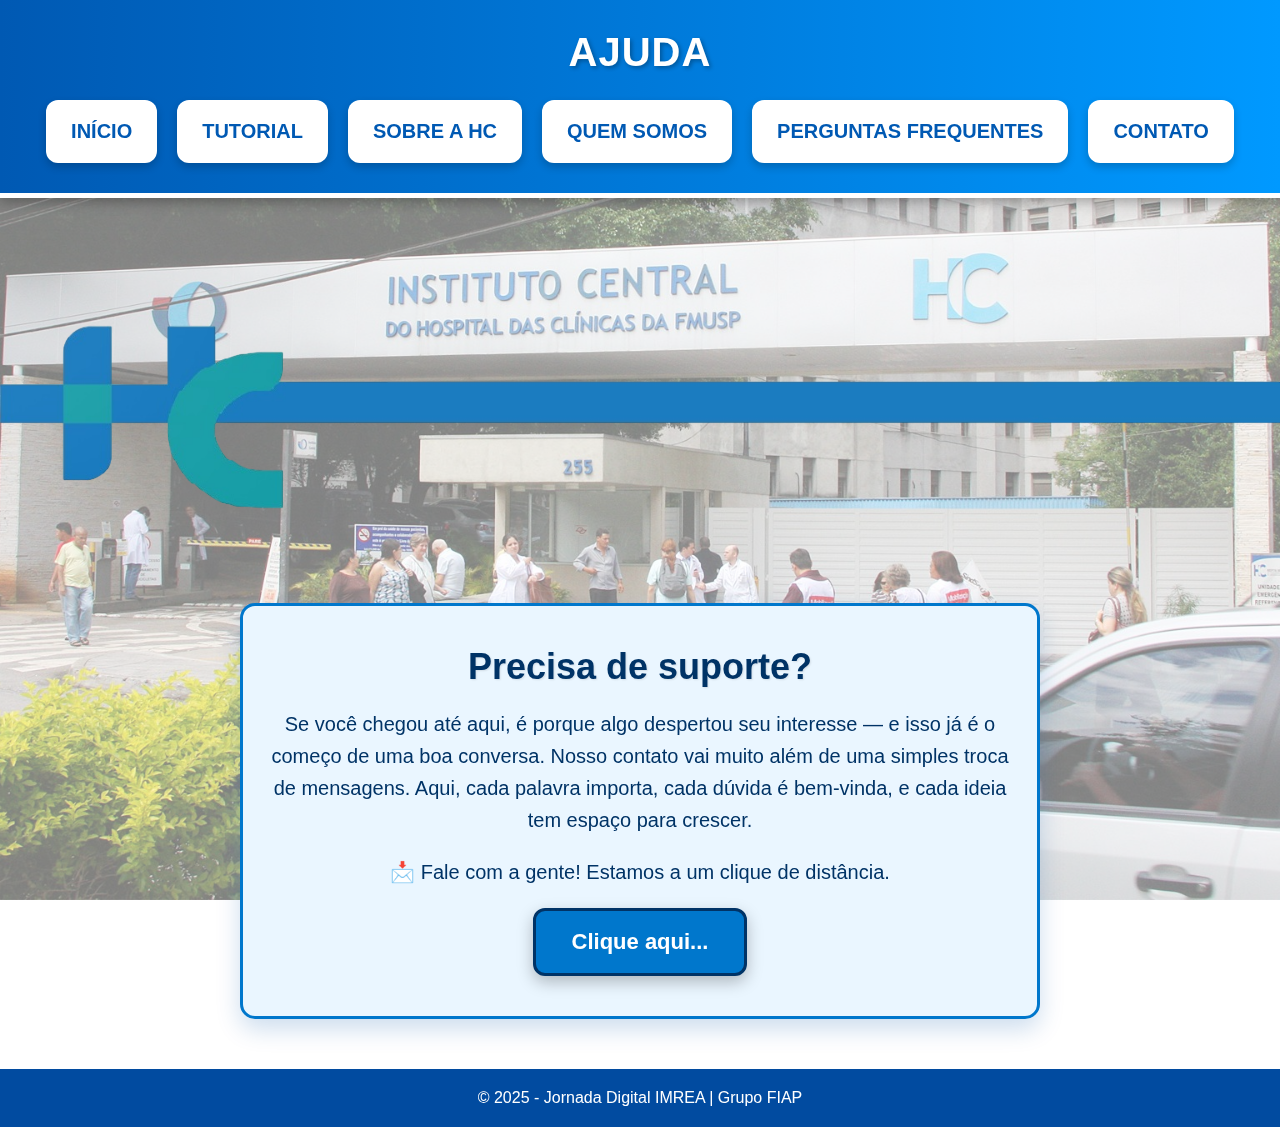
<file: ajuda.html>
<!DOCTYPE html>
<html lang="pt-br">
<head>
    <meta charset="UTF-8">
    <meta name="viewport" content="width=device-width, initial-scale=1.0">
    <title>Ajuda</title>
    <link rel="shortcut icon" href="./img/logoguiahc.png">
    <link rel="stylesheet" href="./css/style-ajuda.css">
</head>
<header>
    <nav>
        <h1> AJUDA</h1>
        <ul>
            <li><a href="./index.html">INÍCIO</a></li>
            <li><a href="#">TUTORIAL</a></li>
            <li><a href="./index.html#hc">SOBRE A HC</a></li>
            <li><a href="./integrantes.html">QUEM SOMOS</a></li>
            <li><a href="./faq.html">PERGUNTAS FREQUENTES</a></li>
            <li><a href="./contato.html">CONTATO</a></li>
        </ul>
    </nav>

</header>
<main>
    <section>
            <div>
                <img src="./img/faixahc.png" alt="Faixa HC" class="imagemfaixa">
            </div>

    </section>
    <section class="suporte">
        <h2>Precisa de suporte?</h2>
        <p>
            Se você chegou até aqui, é porque algo despertou seu interesse — e isso já é o começo de uma boa conversa. Nosso contato vai muito além de uma simples troca de 
            mensagens. Aqui, cada palavra importa, cada dúvida é bem-vinda, e cada ideia tem espaço para crescer.
        </p>
        <p>
            📩 Fale com a gente! Estamos a um clique de distância.
        </p>
        <a href="./contato.html" class="botao-suporte">Clique aqui...</a>
    </section>
</main>
<footer>
         &copy; 2025 - Jornada Digital IMREA | Grupo FIAP


    </footer>
</file>
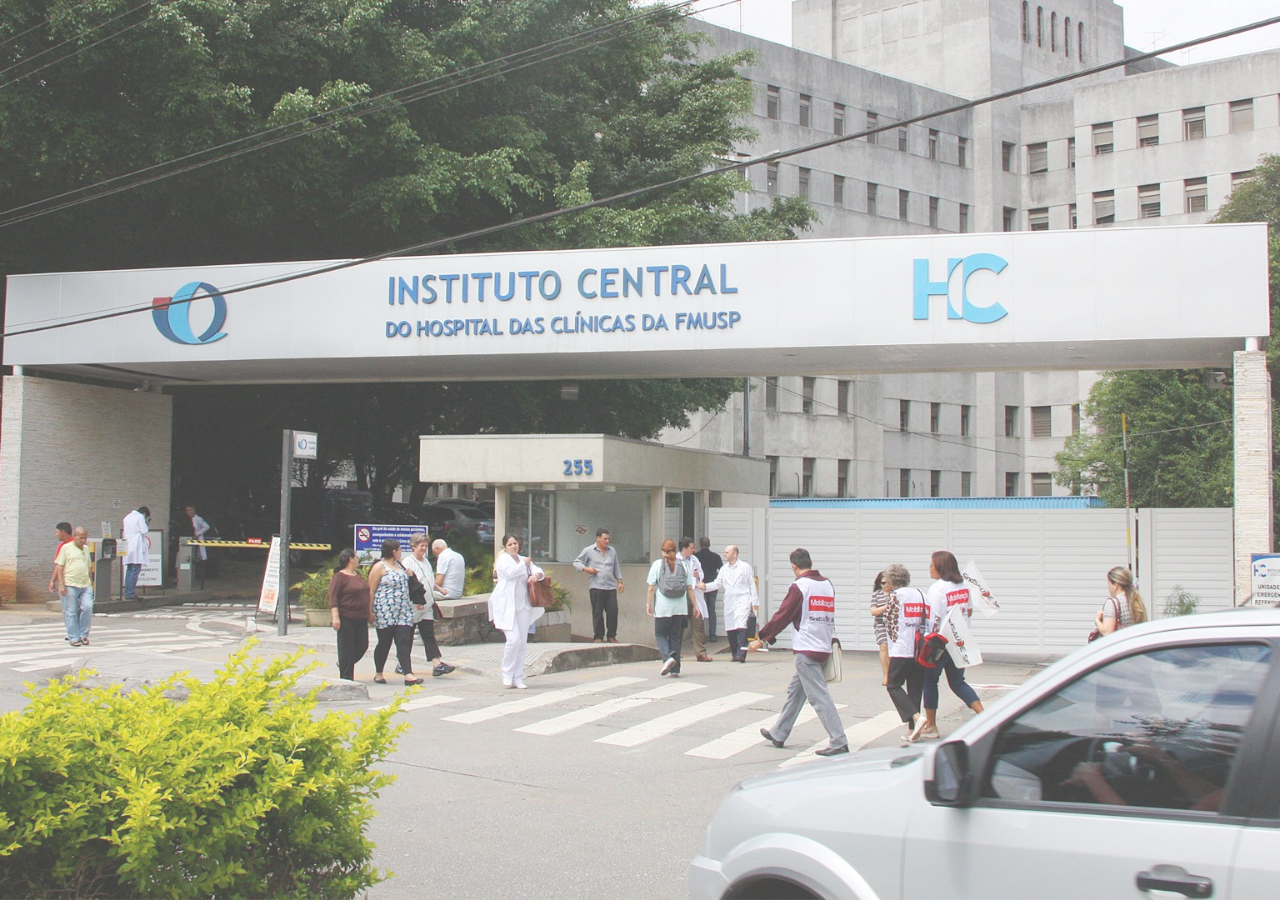
<file: contato.html>
<!DOCTYPE html>
<html lang="pt-br">

<head>
    <meta charset="UTF-8">
    <meta name="viewport" content="width=device-width, initial-scale=1.0">
    <title>Contato</title>
    <link rel="stylesheet" href="./css/style-contato.css">
    <link rel="shortcut icon" href="./img/logoguiahc.png">


</head>



<body>
    

</body>

</html>
</file>
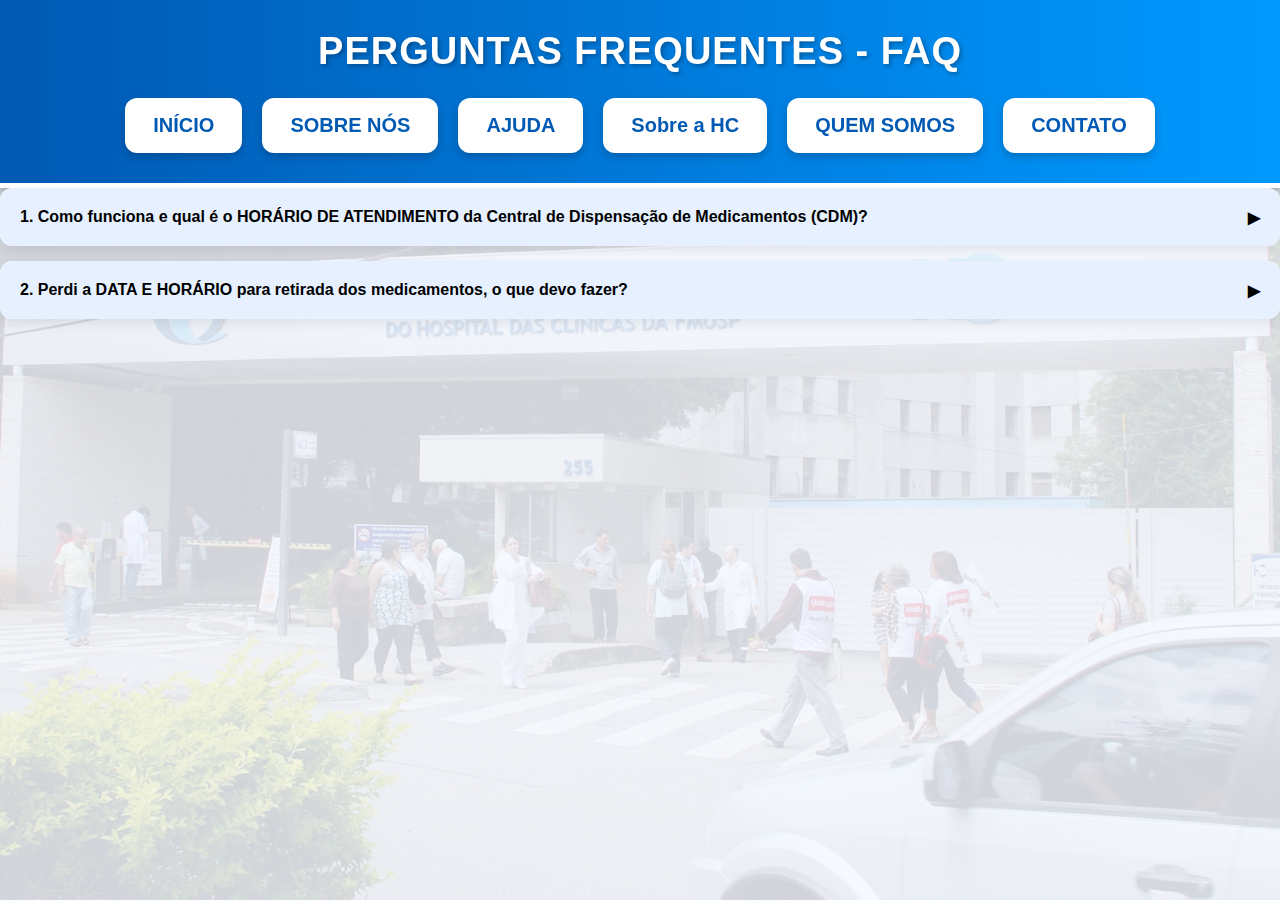
<file: faq.html>
<!DOCTYPE html>
<html lang="pt-br">
<head>
    <meta charset="UTF-8">
    <meta name="viewport" content="width=device-width, initial-scale=1.0">
    <title>FAQ ❓</title>
    <link rel="stylesheet" href="./css/style-faq.css">
    <link rel="shortcut icon" href="./img/logoguiahc.png">
</head>
<body>
    <header>
        <h1>PERGUNTAS FREQUENTES - FAQ </h1>
        <nav>
            <ul>
                <li><a href="./index.html">INÍCIO</a></li>
                <li><a href="#">SOBRE NÓS</a></li>
                <li><a href="./ajuda.html">AJUDA</a></li>
                <li><a href="./index.html#hc">Sobre a HC</a></li>
                <li><a href="./integrantes.html">QUEM SOMOS</a></li>
                <li><a href="./contato.html">CONTATO</a></li>
            </ul>
        </nav>
    </header>
    <main>
        <section class="faq-section">
            <article class="faq-item">
                <div class="faq-question">
                    1. Como funciona e qual é o HORÁRIO DE ATENDIMENTO da Central de Dispensação de Medicamentos (CDM)?
                    <span class="arrow">▶</span>
                </div>
                <div class="faq-answer">
                    A CDM atende em dias úteis, normalmente das 8h às 17h. Consulte a unidade específica para confirmar o horário.
                </div>
            </article>
        </section>
        <section class="faq-section">
            <article class="faq-item">
                <div class="faq-question">
                    2. Perdi a DATA E HORÁRIO para retirada dos medicamentos, o que devo fazer?
                    <span class="arrow">▶</span>
                </div>
                <div class="faq-answer">
                    O reagendamento poderá ser via Portal do Paciente HC ou presencial.

                    Presencialmente, o paciente ou representante deve justificar a falta e reagendar a retirada para o próximo horário disponível. Caso o paciente não esteja presente, o representante deverá apresentar a Ficha Técnica de Dispensação de Medicamentos e cópia de documento do paciente contendo foto.

                    Atenção: Das 10h20 às 12h40h, não há vagas disponíveis para reagendamento de retirada de medicamentos.
                </div>
            </article>
        </section>
    </main>
</body>
</html>
</file>
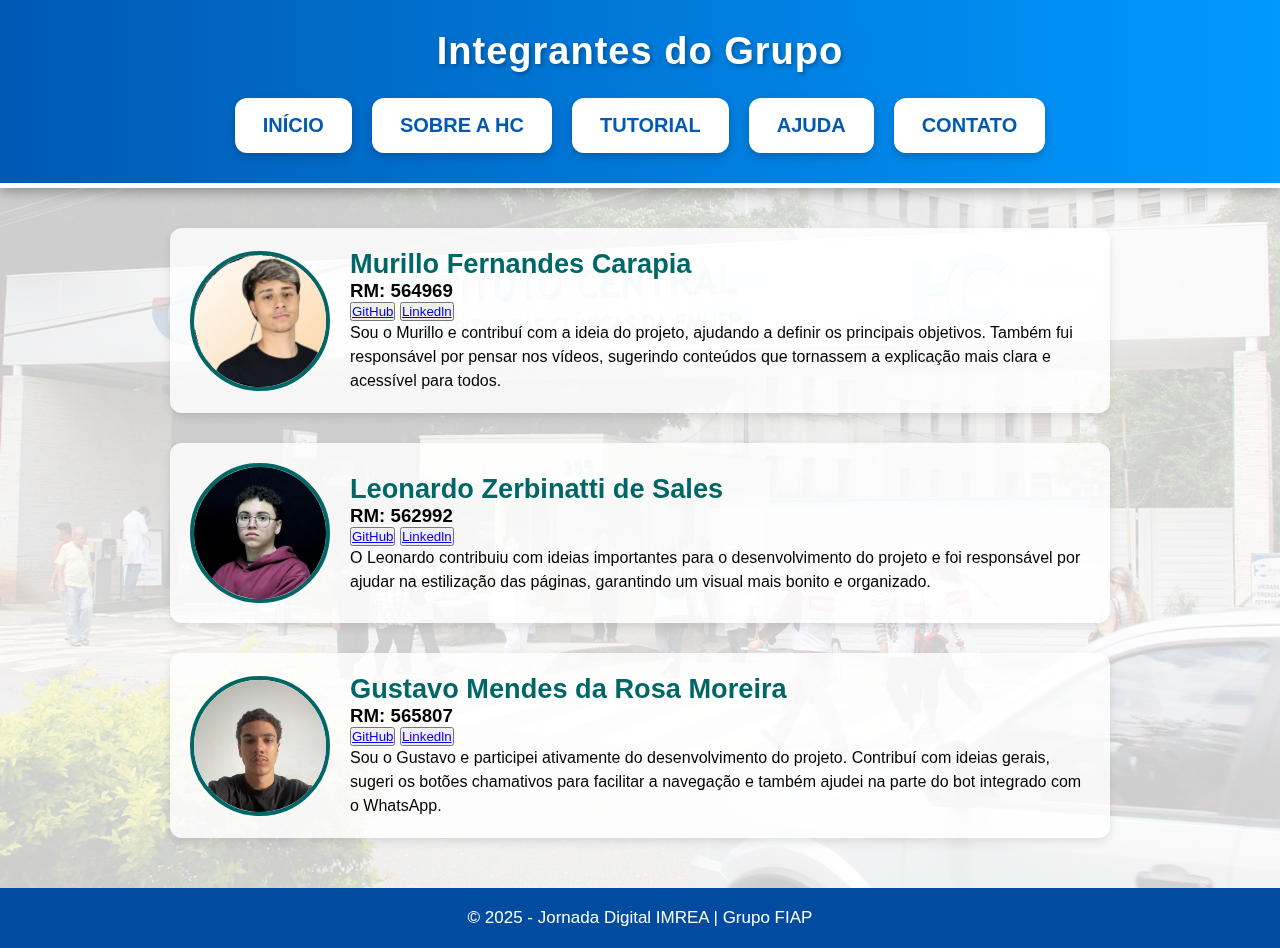
<file: integrantes.html>
<!DOCTYPE html>
<html lang="pt-BR">
<head>
  <meta charset="UTF-8" />
  <meta name="viewport" content="width=device-width, initial-scale=1.0"/>
  <title>Quem somos</title>
  <link rel="stylesheet" href="./css/style-integrantes.css">
  <link rel="shortcut icon" href="./img/logoguiahc.png">
  
</head>
<body>

    <header>
        <h1>Integrantes do Grupo</h1>
        <nav>
            <ul>
                <li><a href="./index.html">INÍCIO</a></li>
                <li><a href="./index.html#hc">SOBRE A HC</a></li>
                <li><a href="#">TUTORIAL</a></li>
                <li><a href="./ajuda.html">AJUDA</a></li>
                <li><a href="./contato.html">CONTATO</a></li>
            
            </ul>
        </nav>

    </header>
    <main>

      <div class="container">
    
        <div class="integrante">
          <img src="./img/Murillo.png" alt="Murillo">
          <div class="info">
            <h2>Murillo Fernandes Carapia</h2>
            <h3>RM: 564969</h3>
            <button><a href="https://github.com/MurilloFernandesCarapia">GitHub</a></button>
            <button><a href="https://www.linkedin.com/in/murillo-fernandes-carapia-344a70324/">Linkedln</a></button>
            <p>Sou o Murillo e contribuí com a ideia do projeto, ajudando a definir os principais objetivos. Também fui responsável por pensar nos vídeos, sugerindo conteúdos que tornassem a explicação mais clara e acessível para todos.</p>
          </div>
        </div>
    
        <div class="integrante">
          <img src="./img/Leonardo.png" alt="Leonardo">
          <div class="info">
            <h2>Leonardo Zerbinatti de Sales</h2>
            <h3>RM: 562992</h3>
            <button><a href="https://github.com/Leonardo-Zerbinatti">GitHub</a></button>
            <button><a href="https://www.linkedin.com/in/murillo-fernandes-carapia-344a70324/">Linkedln</a></button>
            <p>O Leonardo contribuiu com ideias importantes para o desenvolvimento do projeto e foi responsável por ajudar na estilização das páginas, garantindo um visual mais bonito e organizado.</p>
          </div>
        </div>
    
        <div class="integrante">
          <img src="./img/Gustavo.png" alt="Gustavo">
          <div class="info">
            <h2>Gustavo Mendes da Rosa Moreira</h2>
            <h3>RM: 565807</h3>
            <button><a href="https://github.com/gustavomrm">GitHub</a></button>
            <button><a href="https://www.linkedin.com/in/gustavo-moreira-7ba9a7354/">Linkedln</a></button>
            <p>Sou o Gustavo e participei ativamente do desenvolvimento do projeto. Contribuí com ideias gerais, sugeri os botões chamativos para facilitar a navegação e também ajudei na parte do bot integrado com o WhatsApp.</p>
          </div>
        </div>
    
      </div>
  
  
    </main>


    <footer>
        &copy; 2025 - Jornada Digital IMREA | Grupo FIAP
    </footer>

    

  

</body>
</html>
</file>
<file: css/style-ajuda.css>
* {
  margin: 0;
  padding: 0;
  box-sizing: border-box;
}

/* BODY */
body {
  position: relative;
  min-height: 100vh;
  z-index: 0;
  font-family: 'Montserrat', sans-serif;
}

body::before {
  content: "";
  position: fixed;
  top: 0;
  left: 0;
  width: 100%;
  height: 100%;
  background-image: url('../img/HospitalDasClinicas.jpg');
  background-size: cover;
  background-position: center;
  background-repeat: no-repeat;
  opacity: 0.50;
  z-index: -1;
  pointer-events: none;
}
header {
  background: linear-gradient(to right, #0059b3, #0099ff);
  color: white;
  padding: 30px 20px;
  display: flex;
  flex-direction: column;
  align-items: center;
  text-align: center;
  box-shadow: 0 4px 12px rgba(0, 0, 0, 0.3);
  border-bottom: 5px solid #ffffff;
}

header h1 {
  font-size: 40px;
  margin-bottom: 25px;
  font-weight: 800;
  letter-spacing: 1px;
  text-shadow: 2px 2px 4px rgba(0, 0, 0, 0.3);
}
nav ul {
  list-style: none;
  display: flex;
  flex-wrap: wrap;
  justify-content: center;
  gap: 20px;
}

nav ul li a {
  display: inline-block;
  background-color: #ffffff;
  color: #0059b3;
  font-size: 20px;
  font-weight: bold;
  padding: 20px 25px;
  border-radius: 12px;
  text-decoration: none;
  transition: all 0.3s ease;
  box-shadow: 0 4px 8px rgba(0, 0, 0, 0.2);
}

nav ul li a:hover {
  background-color: #90f8ff;
  color: #000;
  transform: scale(1.05);
}
.imagemfaixa {
  width: 100%;
  padding-top: 2rem;
}
.suporte {
  background-color: #eaf6ff;
  border: 3px solid #0077cc;
  padding: 40px 25px;
  margin: 40px auto;
  max-width: 800px;
  border-radius: 15px;
  text-align: center;
  box-shadow: 0 10px 25px rgba(0, 85, 170, 0.2);
}

.suporte h2 {
  font-size: 36px;
  color: #003366;
  margin-bottom: 20px;
  font-weight: 800;
  text-shadow: 1px 1px 2px rgba(0, 0, 0, 0.1);
}

.suporte p {
  font-size: 20px;
  color: #003366;
  margin: 10px 0 20px;
  line-height: 1.6;
}
.botao-suporte {
  display: inline-block;
  background-color: #0077cc;
  color: #ffffff;
  padding: 18px 36px;
  font-size: 22px;
  font-weight: bold;
  text-decoration: none;
  border-radius: 12px;
  border: 3px solid #003366;
  box-shadow: 0 6px 16px rgba(0, 0, 0, 0.25);
  transition: all 0.3s ease;
  animation: pulse 2s infinite;
}

.botao-suporte:hover {
  background-color: #005fa3;
  transform: scale(1.08);
  animation: none;
}
@keyframes pulse {
  0% { transform: scale(1); }
  50% { transform: scale(1.05); }
  100% { transform: scale(1); }
}
footer {
  text-align: center;
  padding: 20px 0;
  background-color: #014ba0;
  color: white;
  margin-top: 50px;
  font-family: 'Nunito', sans-serif;
  font-weight: 300;
}
</file>
<file: css/style-contato.css>
* {
  margin: 0;
  padding: 0;
  box-sizing: border-box;
}

body {
  position: relative;
  font-family: 'Montserrat', sans-serif;
  min-height: 100vh;
  z-index: 0;
}


body::before {
  content: "";
  position: fixed;
  top: 0;
  left: 0;
  width: 100%;
  height: 100%;
  background-image: url('../img/HospitalDasClinicas.jpg'); 
  background-size: cover;
  background-position: center;
  background-repeat: no-repeat;
  opacity: 0.75;
  z-index: -1;
  pointer-events: none;
}


header {
  background: linear-gradient(to right, #0059b3, #0099ff);
  color: white;
  padding: 30px 20px;
  display: flex;
  flex-direction: column;
  align-items: center;
  text-align: center;
  box-shadow: 0 4px 12px rgba(0, 0, 0, 0.3);
  border-bottom: 5px solid #ffffff;
}

header h1 {
  font-size: 40px;
  margin-bottom: 25px;
  font-weight: 800;
  letter-spacing: 1px;
  text-shadow: 2px 2px 4px rgba(0, 0, 0, 0.3);
}


nav ul {
  list-style: none;
  display: flex;
  flex-wrap: wrap;
  justify-content: center;
  gap: 20px;
  padding: 0;
  margin: 0;
}

nav ul li a {
  display: inline-block;
  background-color: #ffffff;
  color: #0059b3;
  font-size: 20px;
  font-weight: bold;
  padding: 15px 25px;
  border-radius: 12px;
  text-decoration: none;
  transition: all 0.3s ease;
  box-shadow: 0 4px 8px rgba(0, 0, 0, 0.2);
}

nav ul li a:hover {
  background-color: #90f8ff;
  color: #000;
  transform: scale(1.05);
}


section {
  background-color: #f0f4f800;
  padding: 60px 20px;
}

.contatos {
  display: flex;
  justify-content: center;
  flex-wrap: wrap;
  gap: 40px;
  max-width: 1200px;
  margin: 0 auto;
}

.contato-item {
  background-color: #ffffff;
  padding: 30px 20px;
  border-radius: 20px;
  box-shadow: 0 6px 16px rgba(0, 0, 0, 0.1);
  width: 280px;
  text-align: center;
  transition: transform 0.3s ease, box-shadow 0.3s ease;
}

.contato-item:hover {
  transform: translateY(-8px);
  box-shadow: 0 8px 22px rgba(0, 0, 0, 0.2);
}

.contato-item img {
  width: 60px;
  height: auto;
  margin-bottom: 15px;
}

.contato-item h3 {
  margin: 10px 0 8px;
  font-size: 20px;
  color: #333;
}

.contato-item p {
  font-size: 15px;
  color: #555;
  line-height: 1.4;
}

.contato-item a {
  text-decoration: none;
}


.imagemfaixa {
  width: 100%;
  padding-top: 2rem;
}


footer {
  text-align: center;
  padding: 20px 0;
  background-color: #014ba0;
  color: white;
  margin-top: 50px;
}

  

img, video, iframe {
  max-width: 100%;
  height: auto;
  display: block;
  margin: 0 auto;
}
</file>
<file: css/style-faq.css>
* {
  margin: 0;
  padding: 0;
  box-sizing: border-box;
}

body {
  position: relative;
  font-family: 'Montserrat', 'Segoe UI', sans-serif;
  min-height: 100vh;
  background-color: #f5f8ff;
  z-index: 0;
}

body::before {
  content: "";
  position: fixed;
  top: 0;
  left: 0;
  width: 100%;
  height: 100%;
  background-image: url('../img/HospitalDasClinicas.jpg'); 
  background-size: cover;
  background-position: center;
  background-repeat: no-repeat;
  opacity: 0.15; 
  z-index: -1;
  pointer-events: none; 
}

header {
  background: linear-gradient(to right, #0059b3, #0099ff);
  color: white;
  padding: 30px 20px;
  display: flex;
  flex-direction: column;
  align-items: center;
  text-align: center;
  box-shadow: 0 4px 12px rgba(0, 0, 0, 0.3);
  border-bottom: 5px solid #ffffff;
}

header h1 {
  font-size: 40px;
  margin-bottom: 25px;
  font-weight: 800;
  letter-spacing: 1px;
  text-shadow: 2px 2px 4px rgba(0, 0, 0, 0.3);
  color: white;
}

nav ul {
  list-style: none;
  display: flex;
  flex-wrap: wrap;
  justify-content: center;
  gap: 20px;
}

nav ul li a {
  display: inline-block;
  background-color: #ffffff;
  color: #0059b3;
  font-size: 20px;
  font-weight: bold;
  padding: 15px 25px;
  border-radius: 12px;
  text-decoration: none;
  transition: all 0.3s ease;
  box-shadow: 0 4px 8px rgba(0, 0, 0, 0.2);
}

nav ul li a:hover {
  background-color: #90f8ff;
  color: #000;
  transform: scale(1.05);
}

.faq-container {
  max-width: 800px;
  margin: 50px auto;
  padding: 20px;
}

h1 {
  text-align: center;
  color: #2c3e50;
  margin-bottom: 30px;
}

.faq-item {
  background-color: #ffffff;
  border-radius: 12px;
  box-shadow: 0 4px 12px rgba(0, 0, 0, 0.08);
  margin-bottom: 15px;
  overflow: hidden;
  transition: box-shadow 0.3s ease;
}

.faq-item:hover {
  box-shadow: 0 6px 16px rgba(0, 0, 0, 0.12);
}

.faq-question {
  padding: 20px;
  cursor: pointer;
  font-weight: 600;
  position: relative;
  background-color: #e6f0ff;
  border-radius: 12px 12px 0 0;
}

.faq-answer {
  max-height: 0;
  overflow: hidden;
  padding: 0 20px;
  background-color: #f9fbff;
  font-size: 15px;
  color: #333;
  transition: max-height 0.5s ease, padding 0.4s ease;
}

.faq-item.open .faq-answer {
  max-height: 500px;
  padding: 15px 20px 20px;
}

.arrow {
  position: absolute;
  right: 20px;
  transition: transform 0.3s ease;
}

.faq-item.open .arrow {
  transform: rotate(90deg);
}

footer {
  text-align: center;
  padding: 20px 0;
  background-color: #014ba0;
  color: white;
  margin-top: 50px;
}

img, video, iframe {
  max-width: 100%;
  height: auto;
  display: block;
  margin: 0 auto;
}

@media (max-width: 600px) {
  header h1 {
    font-size: 26px;
    margin-bottom: 20px;
  }

  nav ul {
    flex-direction: column;
    gap: 12px;
  }

  nav ul li a {
    font-size: 16px;
    padding: 10px 18px;
  }

  main h1 {
    font-size: 22px;
    padding: 10px;
  }

  footer {
    font-size: 14px;
    padding: 16px 0;
  }
}


@media (min-width: 600px) {
  header h1 {
    font-size: 30px;
  }

  nav ul li a {
    font-size: 18px;
    padding: 12px 22px;
  }

  main h1 {
    font-size: 24px;
  }

  footer {
    font-size: 15px;
  }
}

/* Medium devices (landscape tablets, 768px and up) */
@media (min-width: 768px) {
  header h1 {
    font-size: 34px;
  }

  nav ul li a {
    font-size: 20px;
    padding: 14px 24px;
  }

  main h1 {
    font-size: 26px;
  }

  footer {
    font-size: 16px;
  }
}


@media (min-width: 992px) {
  header h1 {
    font-size: 38px;
  }

  nav ul li a {
    font-size: 20px;
    padding: 16px 28px;
  }

  main h1 {
    font-size: 30px;
  }

  footer {
    font-size: 17px;
  }
}


@media (min-width: 1300px) {
  header h1 {
    font-size: 42px;
  }

  nav ul li a {
    font-size: 22px;
    padding: 18px 30px;
  }

  main h1 {
    font-size: 34px;
  }

  footer {
    font-size: 18px;
  }
}
</file>
<file: css/style-integrantes.css>
*,nav ul{padding:0;margin:0}.integrante,header,nav ul{display:flex}footer,header{text-align:center;color:#fff}*{box-sizing:border-box}body{position:relative;font-family:Montserrat,sans-serif;min-height:100vh;z-index:0}body::before{content:"";position:fixed;top:0;left:0;width:100%;height:100%;background-image:url('../img/HospitalDasClinicas.jpg');background-size:cover;background-position:center;background-repeat:no-repeat;opacity:.2;z-index:-1;pointer-events:none}header{background:linear-gradient(to right,#0059b3,#09f);padding:30px 20px;flex-direction:column;align-items:center;box-shadow:0 4px 12px rgba(0,0,0,.3);border-bottom:5px solid #fff}header h1{font-size:40px;margin-bottom:25px;font-weight:800;letter-spacing:1px;text-shadow:2px 2px 4px rgba(0,0,0,.3)}nav ul{list-style:none;flex-wrap:wrap;justify-content:center;gap:20px}nav ul li a{display:inline-block;background-color:#fff;color:#0059b3;font-size:20px;font-weight:700;padding:15px 25px;border-radius:12px;text-decoration:none;transition:.3s;box-shadow:0 4px 8px rgba(0,0,0,.2)}nav ul li a:hover{background-color:#90f8ff;color:#000;transform:scale(1.05)}main div h4{background-color:#066;padding:8px;border-radius:10px;width:65px;color:#f4f7fa;text-align:center;margin:0 auto}.container{max-width:1000px;margin:40px auto;padding:0 20px}.integrante{background-color:#ffffffcf;border-radius:12px;box-shadow:0 4px 10px rgba(0,0,0,.1);padding:20px;margin-bottom:30px;flex-wrap:wrap;align-items:center}.integrante img{width:120px;height:120px;border-radius:50%;object-fit:cover;margin-right:20px;border:4px solid #066}.info{flex:1}.info h2{margin-top:0;color:#066}.info p{font-size:1rem;line-height:1.5}footer{padding:20px 0;background-color:#014ba0;margin-top:50px}iframe,img,video{max-width:100%;height:auto;display:block;margin:0 auto}@media (max-width:600px){header h1{font-size:26px;margin-bottom:20px}nav ul{flex-direction:column;gap:12px}nav ul li a{font-size:16px;padding:10px 18px}.container{padding:0 10px}.integrante{flex-direction:column;text-align:center;padding:15px;margin-bottom:20px}.integrante img{margin:0 auto 15px;width:100px;height:100px}.info h2{font-size:1.2rem}footer{font-size:14px;padding:16px 0}}@media (min-width:600px){header h1{font-size:30px}nav ul li a{font-size:18px;padding:12px 22px}.integrante img{width:110px;height:110px}.info h2{font-size:1.3rem}footer{font-size:15px}}@media (min-width:768px){header h1{font-size:34px}nav ul li a{font-size:20px;padding:14px 24px}.container{padding:0 30px}.integrante img{width:120px;height:120px}.info h2{font-size:1.5rem}footer{font-size:16px}}@media (min-width:992px){header h1{font-size:38px}nav ul li a{font-size:20px;padding:16px 28px}.integrante img{width:140px;height:140px}.info h2{font-size:1.7rem}footer{font-size:17px}}@media (min-width:1300px){header h1{font-size:42px}nav ul li a{font-size:22px;padding:18px 30px}.container{max-width:1100px}.integrante img{width:150px;height:150px}.info h2{font-size:1.8rem}footer{font-size:18px}}
</file>
